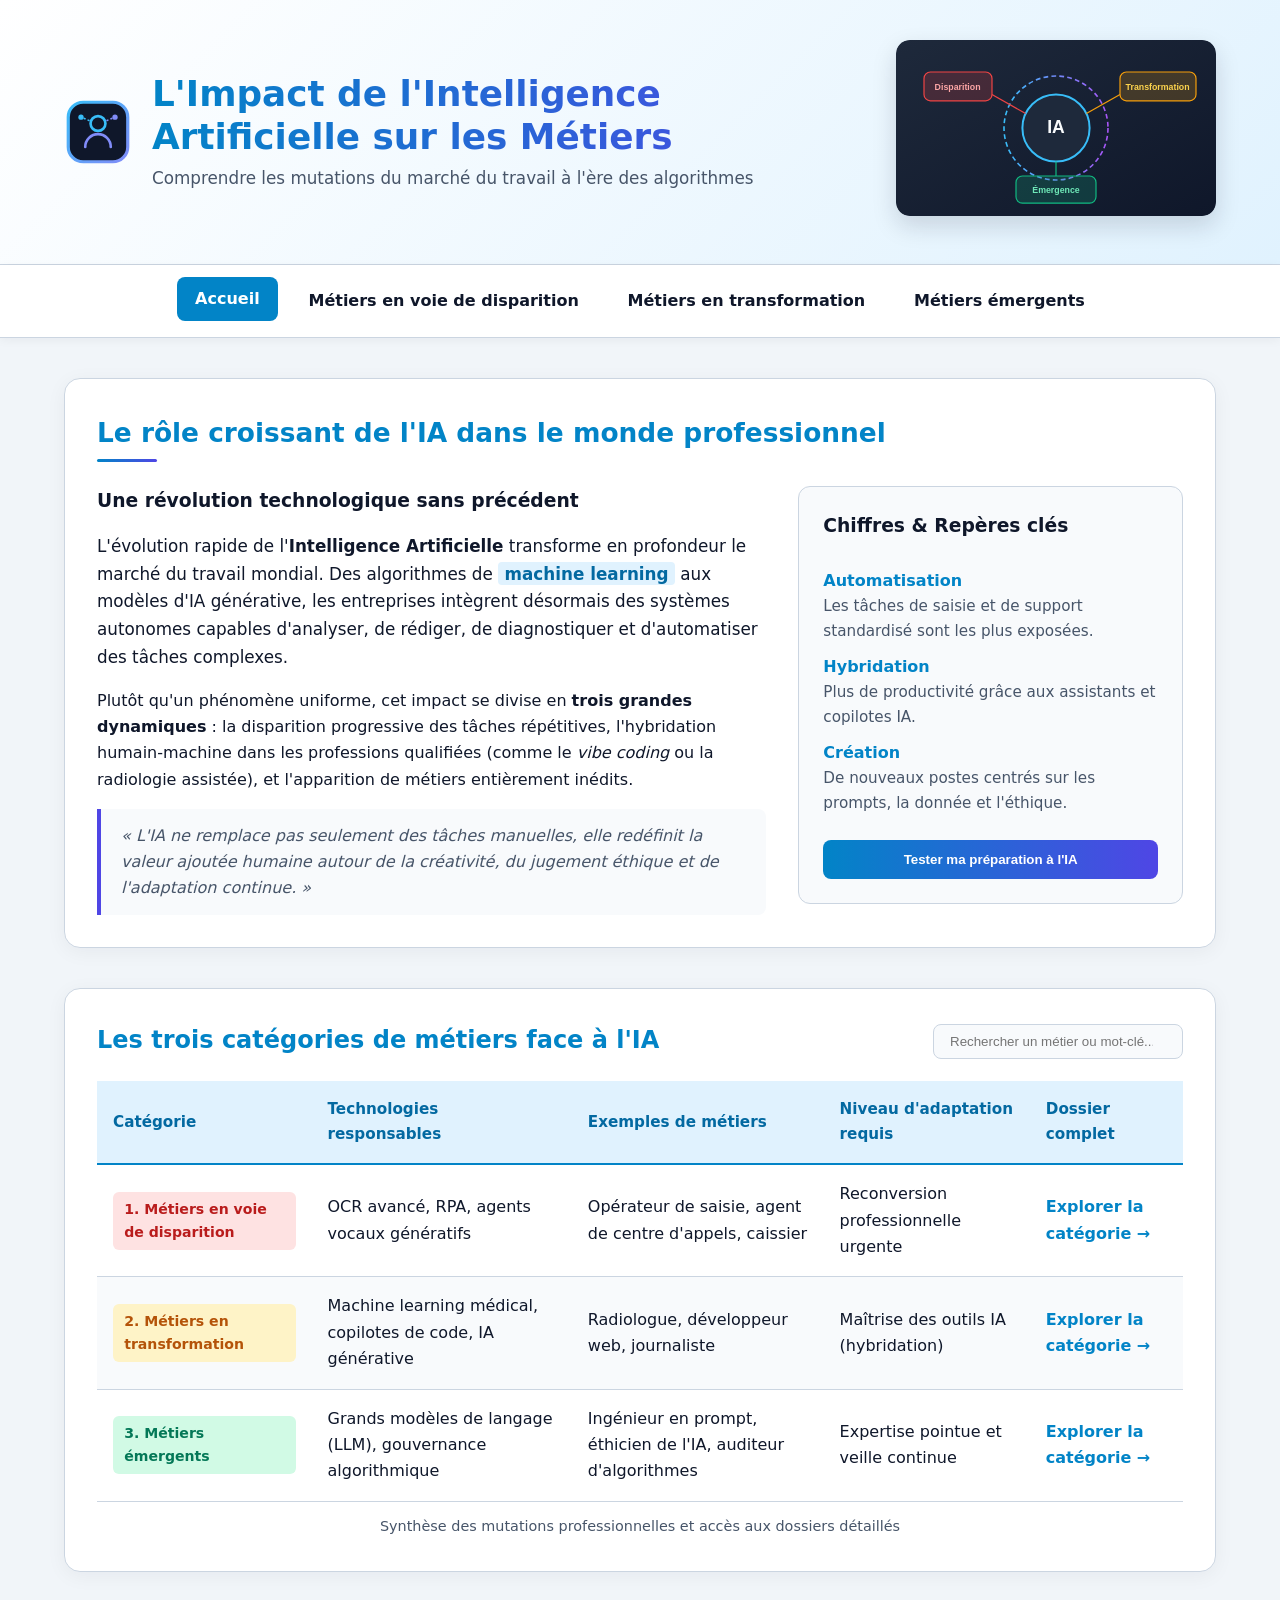
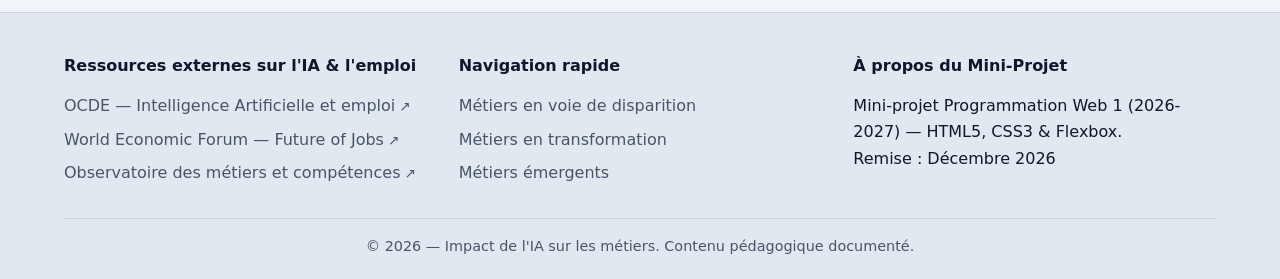
<file: index.html>
<!DOCTYPE html>
<html lang="fr">
<head>
  <meta charset="UTF-8">
  <meta name="viewport" content="width=device-width, initial-scale=1.0">
  <meta name="description" content="Site web statique sur l'impact de l'Intelligence Artificielle sur les métiers : disparition, transformation et émergence.">
  <title>IA &amp; Métiers — L'impact de l'Intelligence Artificielle sur le travail</title>
  <!-- Feuille de style dédiée exclusivement à la page principale -->
  <link rel="stylesheet" href="css/accueil.css">
  <link rel="icon" href="assets/logo.svg">
</head>
<body>

  <!-- EN-TÊTE : Bannière, Logo, Titre et Image -->
  <header id="haut-page">
    <div class="header-brand">
      <img src="assets/logo.svg" alt="Logo du site IA et Métiers" class="logo">
      <div class="header-titles">
        <h1>L'Impact de l'Intelligence Artificielle sur les Métiers</h1>
        <p class="subtitle">Comprendre les mutations du marché du travail à l'ère des algorithmes</p>
      </div>
    </div>
    <figure class="header-banner">
      <img src="assets/banner-ia.svg" alt="Schéma des trois impacts de l'IA sur les professions" class="banner-img">
    </figure>
  </header>

  <!-- MENU DE NAVIGATION PRINCIPAL -->
  <nav aria-label="Navigation principale">
    <button class="menu-toggle" id="menuToggle" aria-expanded="false" aria-label="Ouvrir le menu">
      <span></span><span></span><span></span>
    </button>
    <ul class="nav-list" id="navList">
      <li><a href="index.html" class="active">Accueil</a></li>
      <li><a href="disparition.html">Métiers en voie de disparition</a></li>
      <li><a href="transformation.html">Métiers en transformation</a></li>
      <li><a href="emergents.html">Métiers émergents</a></li>
    </ul>
  </nav>

  <!-- CONTENU PRINCIPAL -->
  <main>

    <!-- SECTION 1 : Présentation globale (Modèle <section> + <article> + <aside>) -->
    <section class="intro-section" id="presentation-globale">
      <h2>Le rôle croissant de l'IA dans le monde professionnel</h2>

      <div class="section-layout">
        <article class="intro-article">
          <h3>Une révolution technologique sans précédent</h3>
          <p>
            L'évolution rapide de l'<strong>Intelligence Artificielle</strong> transforme en profondeur
            le marché du travail mondial. Des algorithmes de <mark>machine learning</mark> aux modèles
            d'IA générative, les entreprises intègrent désormais des systèmes autonomes capables d'analyser,
            de rédiger, de diagnostiquer et d'automatiser des tâches complexes.
          </p>
          <p>
            Plutôt qu'un phénomène uniforme, cet impact se divise en <strong>trois grandes dynamiques</strong> :
            la disparition progressive des tâches répétitives, l'hybridation humain-machine dans les professions
            qualifiées (comme le <em>vibe coding</em> ou la radiologie assistée), et l'apparition de métiers
            entièrement inédits.
          </p>
          <blockquote cite="https://www.oecd.org/">
            « L'IA ne remplace pas seulement des tâches manuelles, elle redéfinit la valeur ajoutée humaine
            autour de la créativité, du jugement éthique et de l'adaptation continue. »
          </blockquote>
        </article>

        <aside class="intro-aside">
          <h3>Chiffres &amp; Repères clés</h3>
          <dl class="stats-list">
            <dt>Automatisation</dt>
            <dd>Les tâches de saisie et de support standardisé sont les plus exposées.</dd>
            <dt>Hybridation</dt>
            <dd>Plus de productivité grâce aux assistants et copilotes IA.</dd>
            <dt>Création</dt>
            <dd>De nouveaux postes centrés sur les prompts, la donnée et l'éthique.</dd>
          </dl>
          <button type="button" class="btn-modal" id="openQuizBtn">Tester ma préparation à l'IA</button>
        </aside>
      </div>
    </section>

    <!-- SECTION 2 : Tableau des trois catégories de métiers avec liens -->
    <section class="table-section" id="categories-metiers">
      <div class="section-header-row">
        <h2>Les trois catégories de métiers face à l'IA</h2>
        <div class="search-box">
          <label for="tableSearch" class="sr-only">Filtrer les catégories</label>
          <input type="search" id="tableSearch" placeholder="Rechercher un métier ou mot-clé...">
        </div>
      </div>

      <div class="table-wrapper">
        <table id="categoriesTable">
          <caption>Synthèse des mutations professionnelles et accès aux dossiers détaillés</caption>
          <thead>
            <tr>
              <th scope="col">Catégorie</th>
              <th scope="col">Technologies responsables</th>
              <th scope="col">Exemples de métiers</th>
              <th scope="col">Niveau d'adaptation requis</th>
              <th scope="col">Dossier complet</th>
            </tr>
          </thead>
          <tbody>
            <tr>
              <td data-label="Catégorie">
                <span class="badge badge-danger">1. Métiers en voie de disparition</span>
              </td>
              <td data-label="Technologies">OCR avancé, RPA, agents vocaux génératifs</td>
              <td data-label="Exemples">Opérateur de saisie, agent de centre d'appels, caissier</td>
              <td data-label="Adaptation">Reconversion professionnelle urgente</td>
              <td data-label="Dossier">
                <a href="disparition.html" class="table-link">Explorer la catégorie &rarr;</a>
              </td>
            </tr>
            <tr>
              <td data-label="Catégorie">
                <span class="badge badge-warning">2. Métiers en transformation</span>
              </td>
              <td data-label="Technologies">Machine learning médical, copilotes de code, IA générative</td>
              <td data-label="Exemples">Radiologue, développeur web, journaliste</td>
              <td data-label="Adaptation">Maîtrise des outils IA (hybridation)</td>
              <td data-label="Dossier">
                <a href="transformation.html" class="table-link">Explorer la catégorie &rarr;</a>
              </td>
            </tr>
            <tr>
              <td data-label="Catégorie">
                <span class="badge badge-success">3. Métiers émergents</span>
              </td>
              <td data-label="Technologies">Grands modèles de langage (LLM), gouvernance algorithmique</td>
              <td data-label="Exemples">Ingénieur en prompt, éthicien de l'IA, auditeur d'algorithmes</td>
              <td data-label="Adaptation">Expertise pointue et veille continue</td>
              <td data-label="Dossier">
                <a href="emergents.html" class="table-link">Explorer la catégorie &rarr;</a>
              </td>
            </tr>
          </tbody>
        </table>
      </div>
    </section>

  </main>

  <!-- PIED DE PAGE : Liens externes sur l'impact de l'IA sur les métiers -->
  <footer>
    <div class="footer-content">
      <div class="footer-col">
        <h4>Ressources externes sur l'IA &amp; l'emploi</h4>
        <ul>
          <li><a href="https://www.oecd.org/fr/themes/intelligence-artificielle.html" target="_blank" rel="noopener noreferrer">OCDE — Intelligence Artificielle et emploi</a></li>
          <li><a href="https://www.weforum.org/publications/the-future-of-jobs-report-2023/" target="_blank" rel="noopener noreferrer">World Economic Forum — Future of Jobs</a></li>
          <li><a href="https://www.francetravail.fr/" target="_blank" rel="noopener noreferrer">Observatoire des métiers et compétences</a></li>
        </ul>
      </div>
      <div class="footer-col">
        <h4>Navigation rapide</h4>
        <ul>
          <li><a href="disparition.html">Métiers en voie de disparition</a></li>
          <li><a href="transformation.html">Métiers en transformation</a></li>
          <li><a href="emergents.html">Métiers émergents</a></li>
        </ul>
      </div>
      <div class="footer-col">
        <h4>À propos du Mini-Projet</h4>
        <p>Mini-projet Programmation Web 1 (2026-2027) — HTML5, CSS3 &amp; Flexbox.</p>
        <p><time datetime="2026-12-06">Remise : Décembre 2026</time></p>
      </div>
    </div>
    <div class="footer-bottom">
      <p>&copy; 2026 — Impact de l'IA sur les métiers. Contenu pédagogique documenté.</p>
    </div>
  </footer>

  <!-- MODALE INTERACTIVE : Auto-évaluation rapide -->
  <div class="modal-overlay" id="quizModal" hidden>
    <div class="modal-box" role="dialog" aria-modal="true" aria-labelledby="modalTitle">
      <button type="button" class="modal-close" id="closeQuizBtn" aria-label="Fermer">&times;</button>
      <h3 id="modalTitle">Évaluez votre profil face à l'IA</h3>
      <form id="quizForm">
        <p>Quel aspect caractérise le mieux votre activité ou projet professionnel ?</p>
        <label><input type="radio" name="profil" value="repetitif" required> Tâches répétitives, saisie ou traitement standardisé</label>
        <label><input type="radio" name="profil" value="hybride"> Conception, analyse, médecine ou développement assisté</label>
        <label><input type="radio" name="profil" value="innovant"> Gouvernance, création de prompts ou audit de systèmes IA</label>
        <button type="submit" class="btn-submit">Voir la recommandation</button>
      </form>
      <div id="quizResult" class="quiz-result" aria-live="polite"></div>
    </div>
  </div>

  <button type="button" id="scrollTopBtn" class="scroll-top" aria-label="Remonter en haut">&uarr;</button>

  <script src="js/script.js"></script>
</body>
</html>
</file>
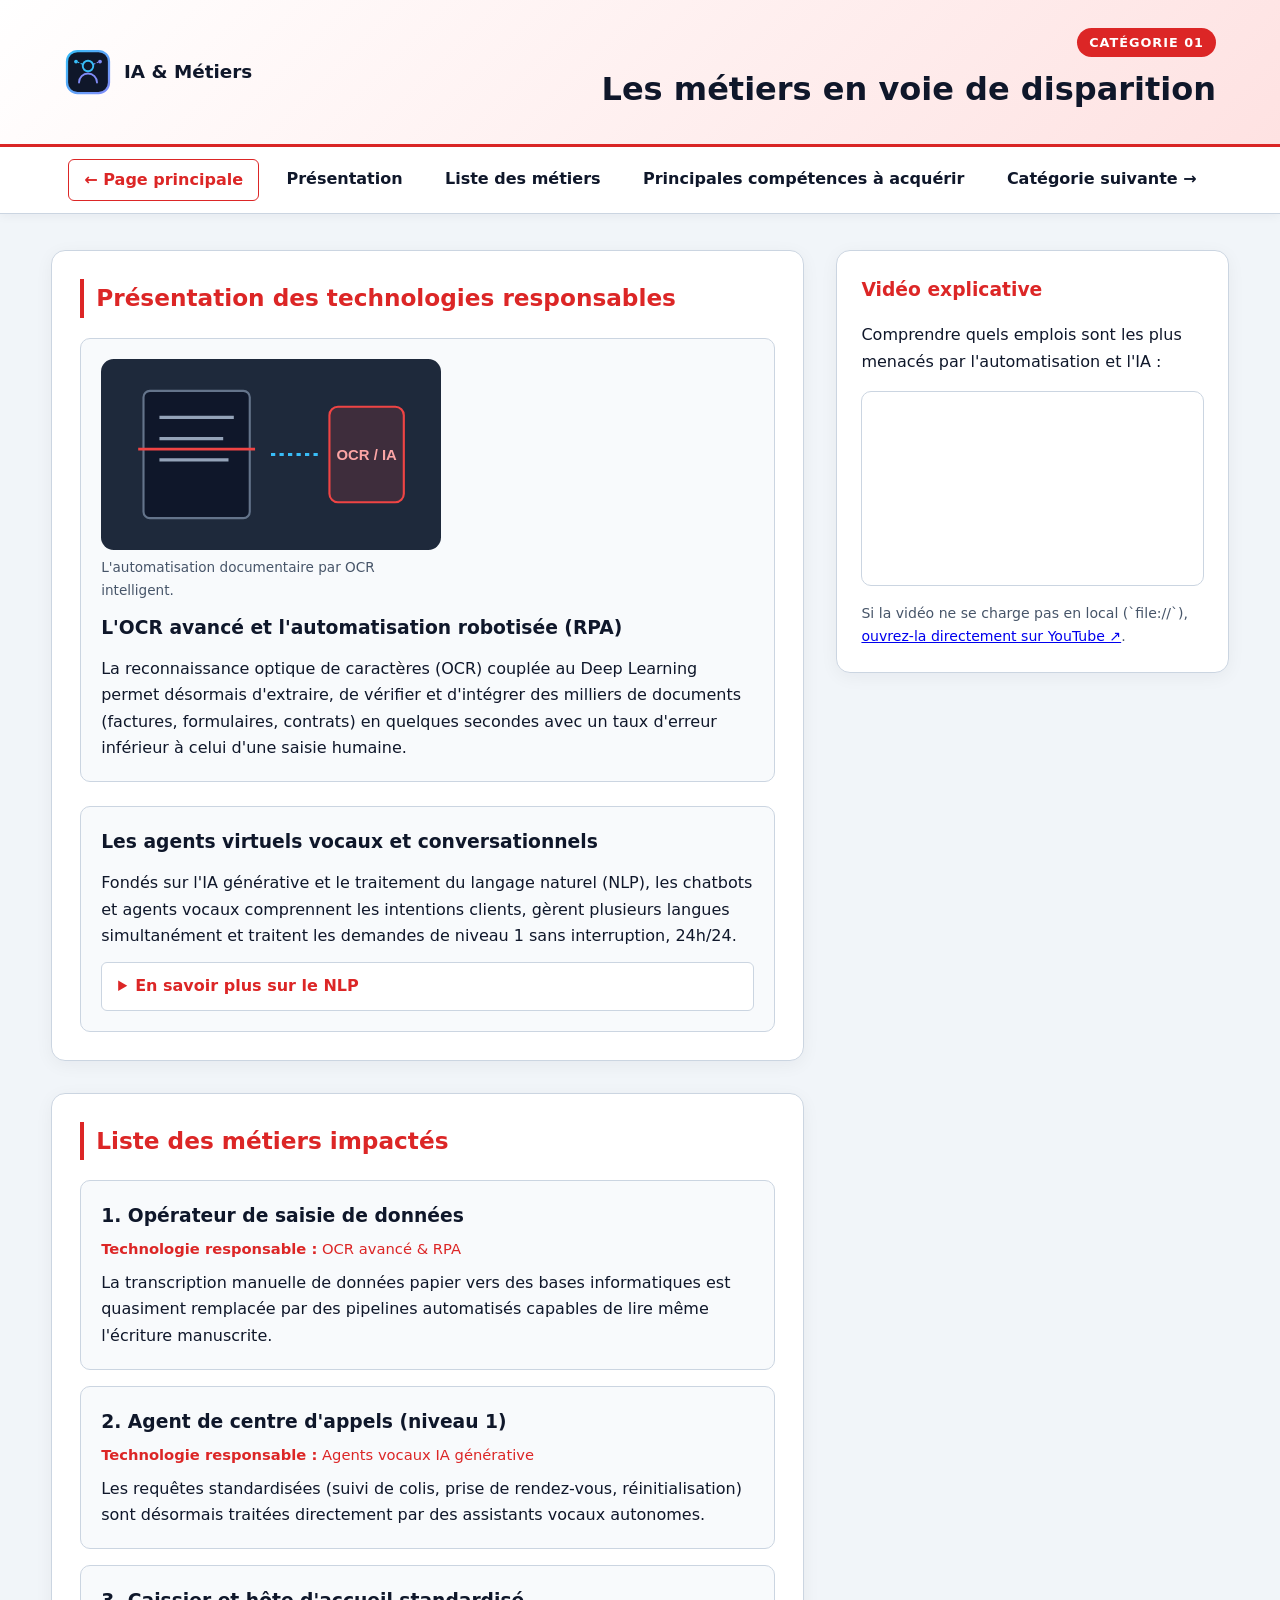
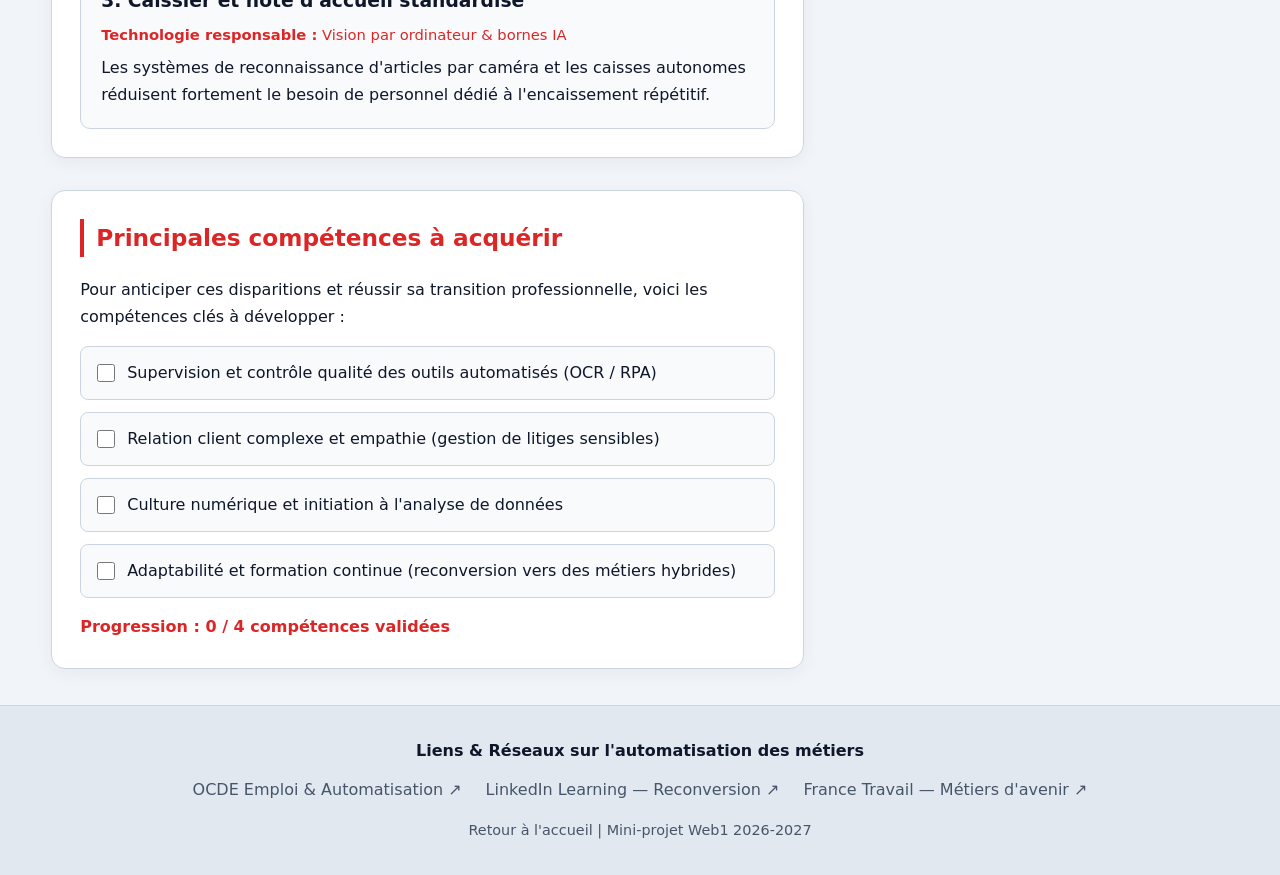
<file: disparition.html>
<!DOCTYPE html>
<html lang="fr">
<head>
  <meta charset="UTF-8">
  <meta name="viewport" content="width=device-width, initial-scale=1.0">
  <title>Métiers en voie de disparition — IA &amp; Métiers</title>
  <!-- Feuille de style commune aux pages de catégories -->
  <link rel="stylesheet" href="css/categories.css">
  <link rel="icon" href="assets/logo.svg">
</head>
<body class="theme-disparition">

  <header>
    <div class="header-inner">
      <a href="index.html" class="brand-link">
        <img src="assets/logo.svg" alt="Logo IA & Métiers" class="logo">
        <span>IA &amp; Métiers</span>
      </a>
      <div class="page-title-group">
        <span class="category-tag">Catégorie 01</span>
        <h1>Les métiers en voie de disparition</h1>
      </div>
    </div>
  </header>

  <!-- Menu d'accès direct aux sections + retour à l'accueil -->
  <nav aria-label="Navigation de la page">
    <button class="menu-toggle" id="menuToggle" aria-expanded="false" aria-label="Menu">
      <span></span><span></span><span></span>
    </button>
    <ul class="nav-list" id="navList">
      <li><a href="index.html" class="home-link">&larr; Page principale</a></li>
      <li><a href="#presentation">Présentation</a></li>
      <li><a href="#metiers">Liste des métiers</a></li>
      <li><a href="#competences">Principales compétences à acquérir</a></li>
      <li><a href="transformation.html">Catégorie suivante &rarr;</a></li>
    </ul>
  </nav>

  <div class="page-container">
    <main>

      <!-- SECTION 1 : Présentation (2+ articles sur les technologies) -->
      <section id="presentation">
        <h2>Présentation des technologies responsables</h2>
        <div class="articles-grid">
          <article class="tech-article">
            <figure class="article-figure">
              <img src="assets/tech-ocr.svg" alt="Reconnaissance optique de caractères et automatisation" class="zoom-img">
              <figcaption>L'automatisation documentaire par OCR intelligent.</figcaption>
            </figure>
            <h3>L'OCR avancé et l'automatisation robotisée (RPA)</h3>
            <p>
              La reconnaissance optique de caractères (OCR) couplée au Deep Learning permet désormais
              d'extraire, de vérifier et d'intégrer des milliers de documents (factures, formulaires, contrats)
              en quelques secondes avec un taux d'erreur inférieur à celui d'une saisie humaine.
            </p>
          </article>

          <article class="tech-article">
            <h3>Les agents virtuels vocaux et conversationnels</h3>
            <p>
              Fondés sur l'IA générative et le traitement du langage naturel (NLP), les chatbots et
              agents vocaux comprennent les intentions clients, gèrent plusieurs langues simultanément
              et traitent les demandes de niveau 1 sans interruption, 24h/24.
            </p>
            <details>
              <summary>En savoir plus sur le NLP</summary>
              <p>Le Natural Language Processing permet aux machines de synthétiser une voix humaine fluide et d'accéder instantanément aux bases de connaissances.</p>
            </details>
          </article>
        </div>
      </section>

      <!-- SECTION 2 : Liste des métiers (au moins 3 métiers) -->
      <section id="metiers">
        <h2>Liste des métiers impactés</h2>
        <div class="jobs-list">
          <article class="job-card">
            <h3>1. Opérateur de saisie de données</h3>
            <p class="job-tech"><strong>Technologie responsable :</strong> OCR avancé &amp; RPA</p>
            <p>
              La transcription manuelle de données papier vers des bases informatiques est quasiment
              remplacée par des pipelines automatisés capables de lire même l'écriture manuscrite.
            </p>
          </article>

          <article class="job-card">
            <h3>2. Agent de centre d'appels (niveau 1)</h3>
            <p class="job-tech"><strong>Technologie responsable :</strong> Agents vocaux IA générative</p>
            <p>
              Les requêtes standardisées (suivi de colis, prise de rendez-vous, réinitialisation) sont
              désormais traitées directement par des assistants vocaux autonomes.
            </p>
          </article>

          <article class="job-card">
            <h3>3. Caissier et hôte d'accueil standardisé</h3>
            <p class="job-tech"><strong>Technologie responsable :</strong> Vision par ordinateur &amp; bornes IA</p>
            <p>
              Les systèmes de reconnaissance d'articles par caméra et les caisses autonomes réduisent
              fortement le besoin de personnel dédié à l'encaissement répétitif.
            </p>
          </article>
        </div>
      </section>

      <!-- SECTION 3 : Principales compétences à acquérir -->
      <section id="competences">
        <h2>Principales compétences à acquérir</h2>
        <p class="section-intro">
          Pour anticiper ces disparitions et réussir sa transition professionnelle, voici les compétences clés à développer :
        </p>
        <ul class="skills-checklist" data-category="disparition">
          <li>
            <label><input type="checkbox" value="d1"> Supervision et contrôle qualité des outils automatisés (OCR / RPA)</label>
          </li>
          <li>
            <label><input type="checkbox" value="d2"> Relation client complexe et empathie (gestion de litiges sensibles)</label>
          </li>
          <li>
            <label><input type="checkbox" value="d3"> Culture numérique et initiation à l'analyse de données</label>
          </li>
          <li>
            <label><input type="checkbox" value="d4"> Adaptabilité et formation continue (reconversion vers des métiers hybrides)</label>
          </li>
        </ul>
        <p class="progress-indicator" id="skillProgress">Progression : 0 / 4 compétences validées</p>
      </section>

    </main>

    <!-- ASIDE : Iframe vidéo YouTube sur la catégorie -->
    <aside class="video-aside">
      <h3>Vidéo explicative</h3>
      <p>Comprendre quels emplois sont les plus menacés par l'automatisation et l'IA :</p>
      <div class="video-wrapper">
        <iframe
          src="https://www.youtube.com/embed/SiZx19Hu1mI?si=fyNF_5JlHL9aJ7vb"
          title="L'intelligence artificielle et l'avenir du travail"
          referrerpolicy="strict-origin-when-cross-origin"
          allow="accelerometer; autoplay; clipboard-write; encrypted-media; gyroscope; picture-in-picture"
          allowfullscreen>
        </iframe>
      </div>
      <p class="aside-note">
        Si la vidéo ne se charge pas en local (`file://`), 
        <a href="https://www.youtube.com/embed/SiZx19Hu1mI?si=fyNF_5JlHL9aJ7vb" target="_blank" rel="noopener noreferrer">ouvrez-la directement sur YouTube ↗</a>.
      </p>
    </aside>
  </div>

  <footer>
    <div class="footer-links">
      <h4>Liens &amp; Réseaux sur l'automatisation des métiers</h4>
      <ul>
        <li><a href="https://www.oecd.org/fr/emploi/" target="_blank" rel="noopener noreferrer">OCDE Emploi &amp; Automatisation</a></li>
        <li><a href="https://www.linkedin.com/learning/" target="_blank" rel="noopener noreferrer">LinkedIn Learning — Reconversion</a></li>
        <li><a href="https://www.francetravail.fr/" target="_blank" rel="noopener noreferrer">France Travail — Métiers d'avenir</a></li>
      </ul>
    </div>
    <p class="footer-copy"><a href="index.html">Retour à l'accueil</a> | Mini-projet Web1 2026-2027</p>
  </footer>

  <script src="js/script.js"></script>
</body>
</html>
</file>
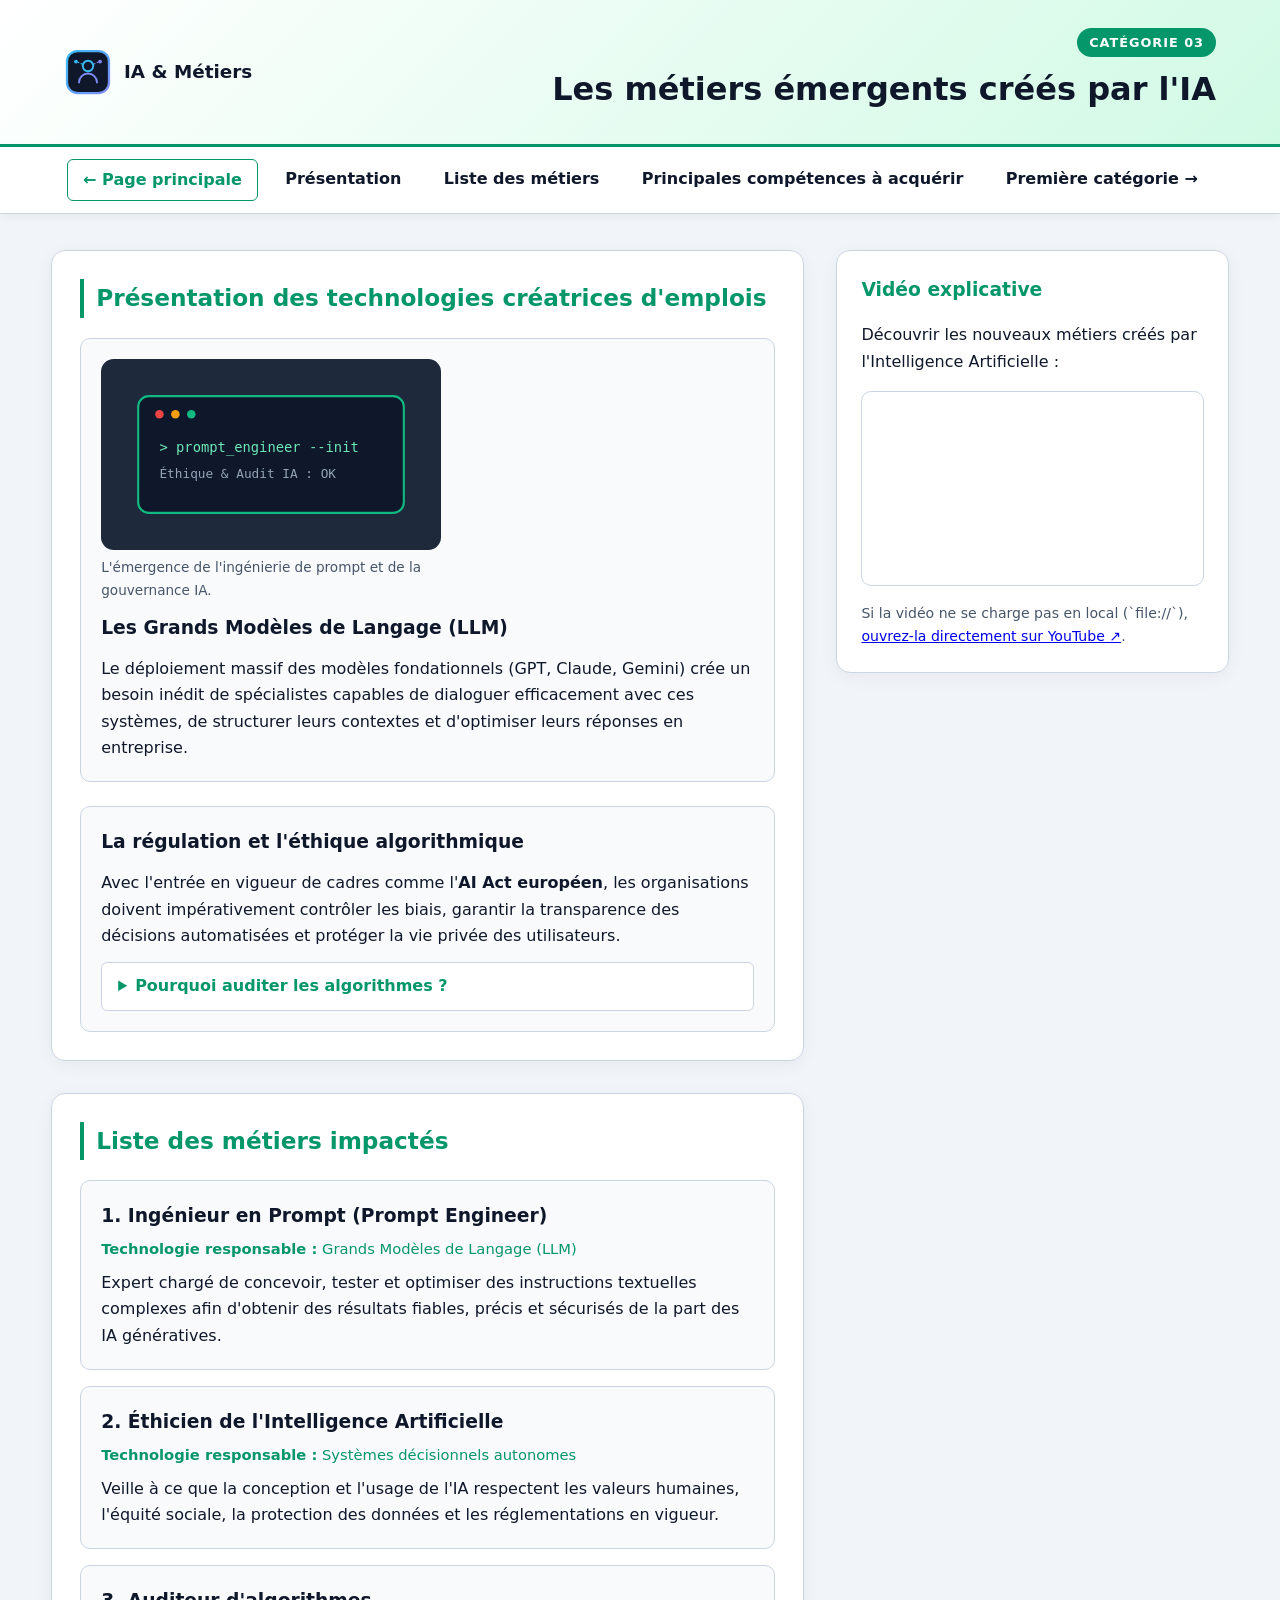
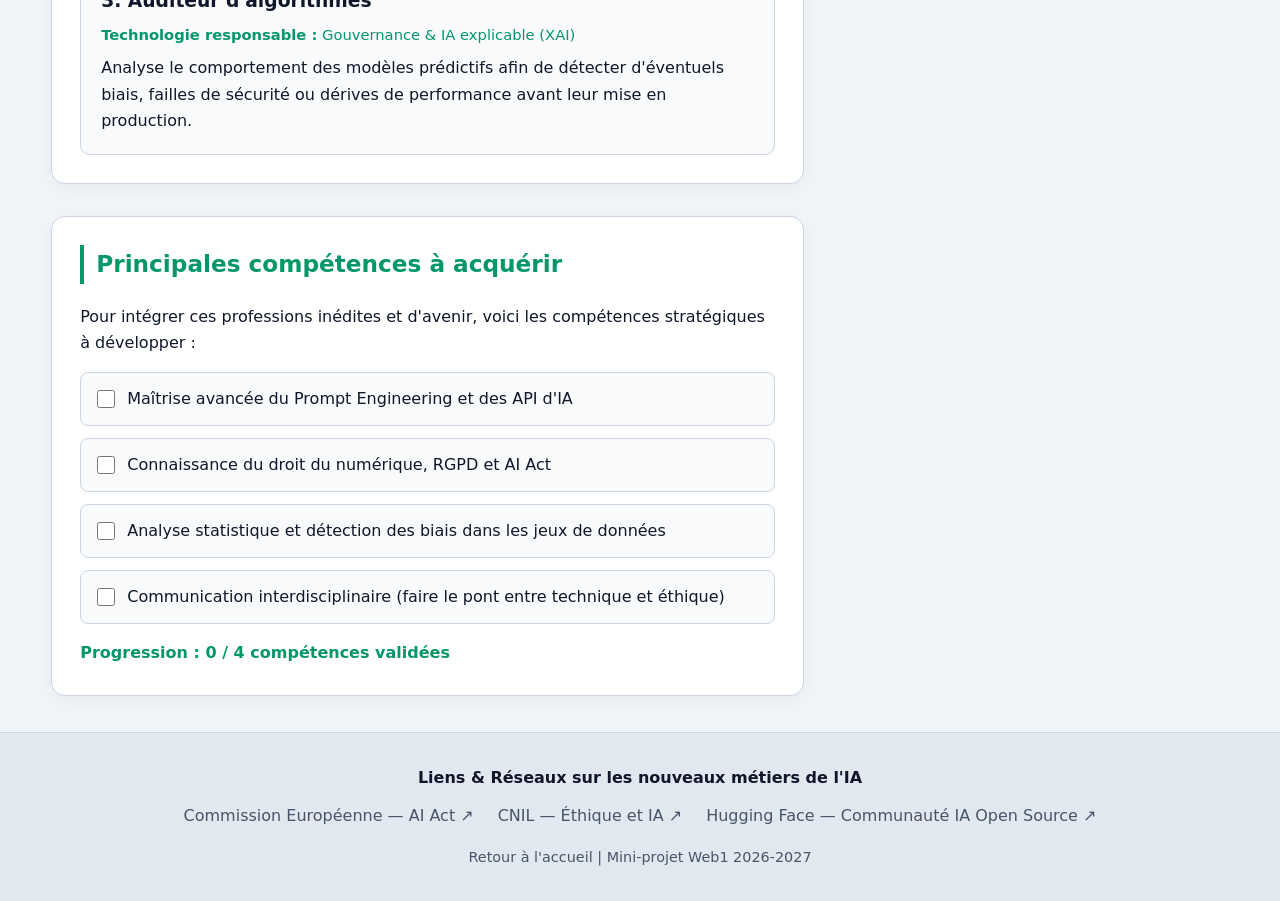
<file: emergents.html>
<!DOCTYPE html>
<html lang="fr">
<head>
  <meta charset="UTF-8">
  <meta name="viewport" content="width=device-width, initial-scale=1.0">
  <title>Métiers émergents — IA &amp; Métiers</title>
  <link rel="stylesheet" href="css/categories.css">
  <link rel="icon" href="assets/logo.svg">
</head>
<body class="theme-emergents">

  <header>
    <div class="header-inner">
      <a href="index.html" class="brand-link">
        <img src="assets/logo.svg" alt="Logo IA & Métiers" class="logo">
        <span>IA &amp; Métiers</span>
      </a>
      <div class="page-title-group">
        <span class="category-tag">Catégorie 03</span>
        <h1>Les métiers émergents créés par l'IA</h1>
      </div>
    </div>
  </header>

  <nav aria-label="Navigation de la page">
    <button class="menu-toggle" id="menuToggle" aria-expanded="false" aria-label="Menu">
      <span></span><span></span><span></span>
    </button>
    <ul class="nav-list" id="navList">
      <li><a href="index.html" class="home-link">&larr; Page principale</a></li>
      <li><a href="#presentation">Présentation</a></li>
      <li><a href="#metiers">Liste des métiers</a></li>
      <li><a href="#competences">Principales compétences à acquérir</a></li>
      <li><a href="disparition.html">Première catégorie &rarr;</a></li>
    </ul>
  </nav>

  <div class="page-container">
    <main>

      <!-- SECTION 1 : Présentation -->
      <section id="presentation">
        <h2>Présentation des technologies créatrices d'emplois</h2>
        <div class="articles-grid">
          <article class="tech-article">
            <figure class="article-figure">
              <img src="assets/tech-prompt.svg" alt="Terminal d'ingénierie de prompt et audit IA" class="zoom-img">
              <figcaption>L'émergence de l'ingénierie de prompt et de la gouvernance IA.</figcaption>
            </figure>
            <h3>Les Grands Modèles de Langage (LLM)</h3>
            <p>
              Le déploiement massif des modèles fondationnels (GPT, Claude, Gemini) crée un besoin
              inédit de spécialistes capables de dialoguer efficacement avec ces systèmes, de structurer
              leurs contextes et d'optimiser leurs réponses en entreprise.
            </p>
          </article>

          <article class="tech-article">
            <h3>La régulation et l'éthique algorithmique</h3>
            <p>
              Avec l'entrée en vigueur de cadres comme l'<strong>AI Act européen</strong>, les organisations
              doivent impérativement contrôler les biais, garantir la transparence des décisions automatisées
              et protéger la vie privée des utilisateurs.
            </p>
            <details>
              <summary>Pourquoi auditer les algorithmes ?</summary>
              <p>Un algorithme entraîné sur des données biaisées peut reproduire des discriminations. L'audit garantit l'équité et la conformité légale.</p>
            </details>
          </article>
        </div>
      </section>

      <!-- SECTION 2 : Liste des métiers -->
      <section id="metiers">
        <h2>Liste des métiers impactés</h2>
        <div class="jobs-list">
          <article class="job-card">
            <h3>1. Ingénieur en Prompt (Prompt Engineer)</h3>
            <p class="job-tech"><strong>Technologie responsable :</strong> Grands Modèles de Langage (LLM)</p>
            <p>
              Expert chargé de concevoir, tester et optimiser des instructions textuelles complexes
              afin d'obtenir des résultats fiables, précis et sécurisés de la part des IA génératives.
            </p>
          </article>

          <article class="job-card">
            <h3>2. Éthicien de l'Intelligence Artificielle</h3>
            <p class="job-tech"><strong>Technologie responsable :</strong> Systèmes décisionnels autonomes</p>
            <p>
              Veille à ce que la conception et l'usage de l'IA respectent les valeurs humaines,
              l'équité sociale, la protection des données et les réglementations en vigueur.
            </p>
          </article>

          <article class="job-card">
            <h3>3. Auditeur d'algorithmes</h3>
            <p class="job-tech"><strong>Technologie responsable :</strong> Gouvernance &amp; IA explicable (XAI)</p>
            <p>
              Analyse le comportement des modèles prédictifs afin de détecter d'éventuels biais,
              failles de sécurité ou dérives de performance avant leur mise en production.
            </p>
          </article>
        </div>
      </section>

      <!-- SECTION 3 : Principales compétences à acquérir -->
      <section id="competences">
        <h2>Principales compétences à acquérir</h2>
        <p class="section-intro">
          Pour intégrer ces professions inédites et d'avenir, voici les compétences stratégiques à développer :
        </p>
        <ul class="skills-checklist" data-category="emergents">
          <li>
            <label><input type="checkbox" value="e1"> Maîtrise avancée du Prompt Engineering et des API d'IA</label>
          </li>
          <li>
            <label><input type="checkbox" value="e2"> Connaissance du droit du numérique, RGPD et AI Act</label>
          </li>
          <li>
            <label><input type="checkbox" value="e3"> Analyse statistique et détection des biais dans les jeux de données</label>
          </li>
          <li>
            <label><input type="checkbox" value="e4"> Communication interdisciplinaire (faire le pont entre technique et éthique)</label>
          </li>
        </ul>
        <p class="progress-indicator" id="skillProgress">Progression : 0 / 4 compétences validées</p>
      </section>

    </main>

    <aside class="video-aside">
      <h3>Vidéo explicative</h3>
      <p>Découvrir les nouveaux métiers créés par l'Intelligence Artificielle :</p>
      <div class="video-wrapper">
        <iframe
          src="https://www.youtube.com/embed/1PEgDy7wGMM?si=veE_fdowg9b4BqzW"
          title="Introduction à l'Intelligence Artificielle et aux nouveaux métiers"
          referrerpolicy="strict-origin-when-cross-origin"
          allow="accelerometer; autoplay; clipboard-write; encrypted-media; gyroscope; picture-in-picture"
          allowfullscreen>
        </iframe>
      </div>
      <p class="aside-note">
        Si la vidéo ne se charge pas en local (`file://`), 
        <a href="https://www.youtube.com/embed/1PEgDy7wGMM?si=veE_fdowg9b4BqzW">ouvrez-la directement sur YouTube ↗</a>.
      </p>
    </aside>
  </div>

  <footer>
    <div class="footer-links">
      <h4>Liens &amp; Réseaux sur les nouveaux métiers de l'IA</h4>
      <ul>
        <li><a href="https://digital-strategy.ec.europa.eu/fr/policies/regulatory-framework-ai" target="_blank" rel="noopener noreferrer">Commission Européenne — AI Act</a></li>
        <li><a href="https://www.cnil.fr/fr/intelligence-artificielle" target="_blank" rel="noopener noreferrer">CNIL — Éthique et IA</a></li>
        <li><a href="https://huggingface.co/" target="_blank" rel="noopener noreferrer">Hugging Face — Communauté IA Open Source</a></li>
      </ul>
    </div>
    <p class="footer-copy"><a href="index.html">Retour à l'accueil</a> | Mini-projet Web1 2026-2027</p>
  </footer>

  <script src="js/script.js"></script>
</body>
</html>
</file>
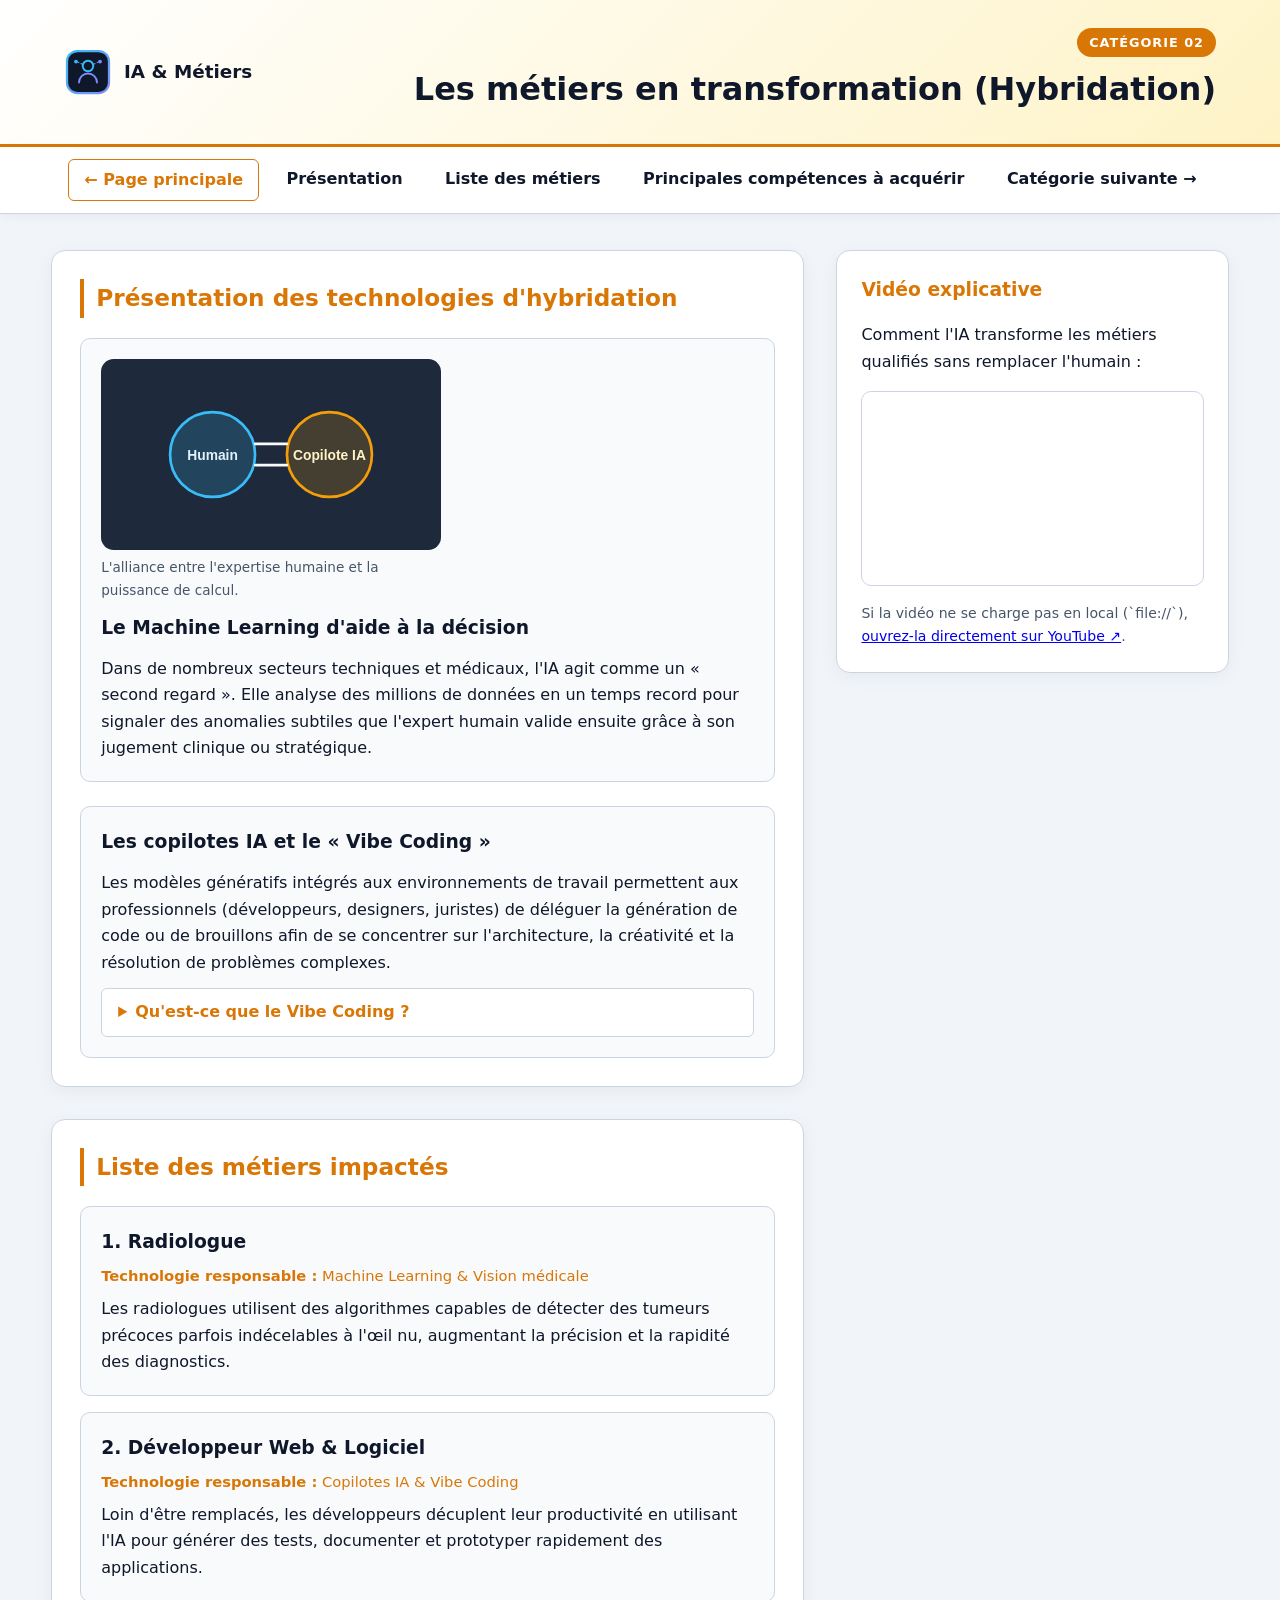
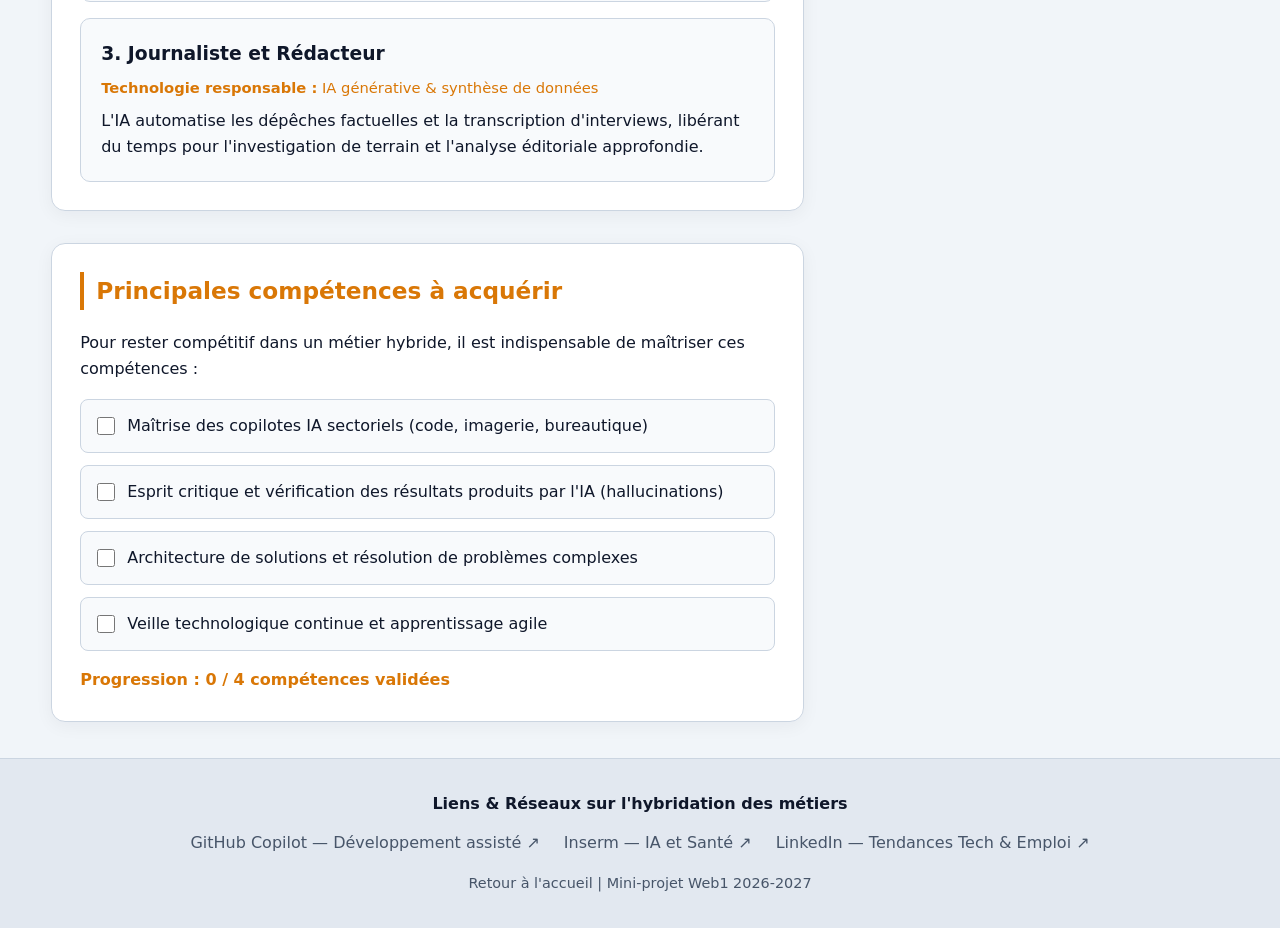
<file: transformation.html>
<!DOCTYPE html>
<html lang="fr">
<head>
  <meta charset="UTF-8">
  <meta name="viewport" content="width=device-width, initial-scale=1.0">
  <title>Métiers en transformation — IA &amp; Métiers</title>
  <link rel="stylesheet" href="css/categories.css">
  <link rel="icon" href="assets/logo.svg">
</head>
<body class="theme-transformation">

  <header>
    <div class="header-inner">
      <a href="index.html" class="brand-link">
        <img src="assets/logo.svg" alt="Logo IA & Métiers" class="logo">
        <span>IA &amp; Métiers</span>
      </a>
      <div class="page-title-group">
        <span class="category-tag">Catégorie 02</span>
        <h1>Les métiers en transformation (Hybridation)</h1>
      </div>
    </div>
  </header>

  <nav aria-label="Navigation de la page">
    <button class="menu-toggle" id="menuToggle" aria-expanded="false" aria-label="Menu">
      <span></span><span></span><span></span>
    </button>
    <ul class="nav-list" id="navList">
      <li><a href="index.html" class="home-link">&larr; Page principale</a></li>
      <li><a href="#presentation">Présentation</a></li>
      <li><a href="#metiers">Liste des métiers</a></li>
      <li><a href="#competences">Principales compétences à acquérir</a></li>
      <li><a href="emergents.html">Catégorie suivante &rarr;</a></li>
    </ul>
  </nav>

  <div class="page-container">
    <main>

      <!-- SECTION 1 : Présentation -->
      <section id="presentation">
        <h2>Présentation des technologies d'hybridation</h2>
        <div class="articles-grid">
          <article class="tech-article">
            <figure class="article-figure">
              <img src="assets/tech-hybrid.svg" alt="Collaboration entre l'humain et l'IA" class="zoom-img">
              <figcaption>L'alliance entre l'expertise humaine et la puissance de calcul.</figcaption>
            </figure>
            <h3>Le Machine Learning d'aide à la décision</h3>
            <p>
              Dans de nombreux secteurs techniques et médicaux, l'IA agit comme un « second regard ».
              Elle analyse des millions de données en un temps record pour signaler des anomalies subtiles
              que l'expert humain valide ensuite grâce à son jugement clinique ou stratégique.
            </p>
          </article>

          <article class="tech-article">
            <h3>Les copilotes IA et le « Vibe Coding »</h3>
            <p>
              Les modèles génératifs intégrés aux environnements de travail permettent aux professionnels
              (développeurs, designers, juristes) de déléguer la génération de code ou de brouillons
              afin de se concentrer sur l'architecture, la créativité et la résolution de problèmes complexes.
            </p>
            <details>
              <summary>Qu'est-ce que le Vibe Coding ?</summary>
              <p>Une approche moderne du développement où le programmeur guide l'IA par des instructions précises en langage naturel, tout en gardant le contrôle sur la qualité et la sécurité du code.</p>
            </details>
          </article>
        </div>
      </section>

      <!-- SECTION 2 : Liste des métiers -->
      <section id="metiers">
        <h2>Liste des métiers impactés</h2>
        <div class="jobs-list">
          <article class="job-card">
            <h3>1. Radiologue</h3>
            <p class="job-tech"><strong>Technologie responsable :</strong> Machine Learning &amp; Vision médicale</p>
            <p>
              Les radiologues utilisent des algorithmes capables de détecter des tumeurs précoces
              parfois indécelables à l'œil nu, augmentant la précision et la rapidité des diagnostics.
            </p>
          </article>

          <article class="job-card">
            <h3>2. Développeur Web &amp; Logiciel</h3>
            <p class="job-tech"><strong>Technologie responsable :</strong> Copilotes IA &amp; Vibe Coding</p>
            <p>
              Loin d'être remplacés, les développeurs décuplent leur productivité en utilisant l'IA
              pour générer des tests, documenter et prototyper rapidement des applications.
            </p>
          </article>

          <article class="job-card">
            <h3>3. Journaliste et Rédacteur</h3>
            <p class="job-tech"><strong>Technologie responsable :</strong> IA générative &amp; synthèse de données</p>
            <p>
              L'IA automatise les dépêches factuelles et la transcription d'interviews, libérant
              du temps pour l'investigation de terrain et l'analyse éditoriale approfondie.
            </p>
          </article>
        </div>
      </section>

      <!-- SECTION 3 : Principales compétences à acquérir -->
      <section id="competences">
        <h2>Principales compétences à acquérir</h2>
        <p class="section-intro">
          Pour rester compétitif dans un métier hybride, il est indispensable de maîtriser ces compétences :
        </p>
        <ul class="skills-checklist" data-category="transformation">
          <li>
            <label><input type="checkbox" value="t1"> Maîtrise des copilotes IA sectoriels (code, imagerie, bureautique)</label>
          </li>
          <li>
            <label><input type="checkbox" value="t2"> Esprit critique et vérification des résultats produits par l'IA (hallucinations)</label>
          </li>
          <li>
            <label><input type="checkbox" value="t3"> Architecture de solutions et résolution de problèmes complexes</label>
          </li>
          <li>
            <label><input type="checkbox" value="t4"> Veille technologique continue et apprentissage agile</label>
          </li>
        </ul>
        <p class="progress-indicator" id="skillProgress">Progression : 0 / 4 compétences validées</p>
      </section>

    </main>

    <aside class="video-aside">
      <h3>Vidéo explicative</h3>
      <p>Comment l'IA transforme les métiers qualifiés sans remplacer l'humain :</p>
      <div class="video-wrapper">
        <iframe
          src="https://www.youtube-nocookie.com/embed/aircAruvnKk"
          title="Comment fonctionnent les réseaux de neurones et l'IA"
          referrerpolicy="strict-origin-when-cross-origin"
          allow="accelerometer; autoplay; clipboard-write; encrypted-media; gyroscope; picture-in-picture"
          allowfullscreen>
        </iframe>
      </div>
      <p class="aside-note">
        Si la vidéo ne se charge pas en local (`file://`), 
        <a href="https://www.youtube.com/watch?v=aircAruvnKk" target="_blank" rel="noopener noreferrer">ouvrez-la directement sur YouTube ↗</a>.
      </p>
    </aside>
  </div>

  <footer>
    <div class="footer-links">
      <h4>Liens &amp; Réseaux sur l'hybridation des métiers</h4>
      <ul>
        <li><a href="https://github.com/features/copilot" target="_blank" rel="noopener noreferrer">GitHub Copilot — Développement assisté</a></li>
        <li><a href="https://www.inserm.fr/dossier/intelligence-artificielle-et-sante/" target="_blank" rel="noopener noreferrer">Inserm — IA et Santé</a></li>
        <li><a href="https://www.linkedin.com/" target="_blank" rel="noopener noreferrer">LinkedIn — Tendances Tech &amp; Emploi</a></li>
      </ul>
    </div>
    <p class="footer-copy"><a href="index.html">Retour à l'accueil</a> | Mini-projet Web1 2026-2027</p>
  </footer>

  <script src="js/script.js"></script>
</body>
</html>
</file>
<file: css/accueil.css>
/* ==========================================================================
   FEUILLE DE STYLE 1 : PAGE PRINCIPALE (index.html) — THÈME CLAIR
   Respecte : Flexbox obligatoire, sélecteurs complexes, animations, media queries
   ========================================================================== */

:root {
  --bg-light: #f1f5f9;
  --bg-card: #ffffff;
  --bg-soft: #f8fafc;
  --text-main: #0f172a;
  --text-muted: #475569;
  --primary: #0284c7;
  --secondary: #4f46e5;
  --danger: #dc2626;
  --warning: #d97706;
  --success: #059669;
  --border-color: #cbd5e1;
}

* {
  box-sizing: border-box;
  margin: 0;
  padding: 0;
}

html {
  scroll-behavior: smooth;
}

body {
  font-family: 'Segoe UI', system-ui, -apple-system, sans-serif;
  background-color: var(--bg-light);
  color: var(--text-main);
  line-height: 1.65;
  display: flex;
  flex-direction: column;
  min-height: 100vh;
}

/* --- ANIMATIONS KEYFRAMES --- */
@keyframes fadeInUp {
  from {
    opacity: 0;
    transform: translateY(20px);
  }
  to {
    opacity: 1;
    transform: translateY(0);
  }
}

@keyframes floatBanner {
  0%, 100% { transform: translateY(0); }
  50% { transform: translateY(-6px); }
}

/* --- HEADER (Flexbox) --- */
header {
  display: flex;
  justify-content: space-between;
  align-items: center;
  gap: 2rem;
  padding: 2.5rem 5%;
  background: linear-gradient(135deg, #ffffff 0%, #e0f2fe 100%);
  border-bottom: 1px solid var(--border-color);
}

.header-brand {
  display: flex;
  align-items: center;
  gap: 1.25rem;
  flex: 1;
}

.logo {
  width: 68px;
  height: 68px;
  transition: transform 0.4s ease;
}

.logo:hover {
  transform: rotate(10deg) scale(1.08);
}

.header-titles h1 {
  font-size: clamp(1.5rem, 2.8vw, 2.3rem);
  background: linear-gradient(90deg, var(--primary), var(--secondary));
  -webkit-background-clip: text;
  -webkit-text-fill-color: transparent;
  line-height: 1.2;
}

.header-titles .subtitle {
  color: var(--text-muted);
  margin-top: 0.4rem;
  font-size: 1.05rem;
}

.header-banner {
  flex-shrink: 0;
}

.banner-img {
  width: 320px;
  max-width: 100%;
  border-radius: 14px;
  box-shadow: 0 10px 25px rgba(15, 23, 42, 0.15);
  animation: floatBanner 4.5s ease-in-out infinite;
  transition: transform 0.35s ease;
}

.banner-img:hover {
  transform: scale(1.05);
}

/* --- NAVIGATION (Flexbox & sélecteurs descendants) --- */
nav {
  background-color: rgba(255, 255, 255, 0.95);
  backdrop-filter: blur(8px);
  border-bottom: 1px solid var(--border-color);
  box-shadow: 0 2px 10px rgba(15, 23, 42, 0.05);
  position: sticky;
  top: 0;
  z-index: 100;
  padding: 0 5%;
  display: flex;
  justify-content: center;
  align-items: center;
}

nav > ul.nav-list {
  list-style: none;
  display: flex;
  flex-wrap: wrap;
  gap: 0.75rem;
  padding: 0.85rem 0;
}

nav ul li a {
  display: inline-block;
  text-decoration: none;
  color: var(--text-main);
  font-weight: 600;
  padding: 0.55rem 1.15rem;
  border-radius: 8px;
  transition: background-color 0.25s ease, color 0.25s ease, transform 0.2s ease;
}

nav ul li a:hover,
nav ul li a.active {
  background-color: var(--primary);
  color: #ffffff;
  transform: translateY(-2px);
}

.menu-toggle {
  display: none;
  flex-direction: column;
  gap: 5px;
  background: transparent;
  border: none;
  cursor: pointer;
  padding: 0.75rem;
}

.menu-toggle span {
  width: 26px;
  height: 3px;
  background-color: var(--text-main);
  border-radius: 2px;
}

/* --- MAIN & SECTIONS (Flexbox) --- */
main {
  flex: 1;
  width: 90%;
  max-width: 1200px;
  margin: 2.5rem auto;
  display: flex;
  flex-direction: column;
  gap: 2.5rem;
}

section {
  background-color: var(--bg-card);
  border: 1px solid var(--border-color);
  border-radius: 16px;
  padding: 2rem;
  box-shadow: 0 4px 20px rgba(15, 23, 42, 0.05);
  animation: fadeInUp 0.6s ease both;
}

section > h2 {
  font-size: 1.65rem;
  color: var(--primary);
  margin-bottom: 1.5rem;
  position: relative;
  padding-bottom: 0.5rem;
}

section > h2::after {
  content: "";
  position: absolute;
  left: 0;
  bottom: 0;
  width: 60px;
  height: 3px;
  background: linear-gradient(90deg, var(--primary), var(--secondary));
  border-radius: 2px;
}

.section-layout {
  display: flex;
  gap: 2rem;
  align-items: flex-start;
}

.intro-article {
  flex: 2;
  display: flex;
  flex-direction: column;
  gap: 1rem;
}

.intro-article h3 + p {
  font-size: 1.05rem;
}

mark {
  background-color: #e0f2fe;
  color: #0369a1;
  padding: 0.1rem 0.4rem;
  border-radius: 4px;
  font-weight: 600;
}

blockquote {
  border-left: 4px solid var(--secondary);
  padding: 0.85rem 1.25rem;
  background-color: var(--bg-soft);
  border-radius: 0 8px 8px 0;
  font-style: italic;
  color: var(--text-muted);
}

.intro-aside {
  flex: 1;
  background-color: var(--bg-soft);
  border: 1px solid var(--border-color);
  border-radius: 12px;
  padding: 1.5rem;
  display: flex;
  flex-direction: column;
  gap: 1rem;
}

.stats-list dt {
  font-weight: 700;
  color: var(--primary);
  margin-top: 0.6rem;
}

.stats-list dd {
  color: var(--text-muted);
  font-size: 0.95rem;
}

.btn-modal {
  margin-top: 0.5rem;
  padding: 0.75rem 1rem;
  background: linear-gradient(90deg, var(--primary), var(--secondary));
  color: #ffffff;
  font-weight: 700;
  border: none;
  border-radius: 8px;
  cursor: pointer;
  transition: transform 0.2s ease, opacity 0.2s ease;
}

.btn-modal:hover {
  transform: translateY(-2px);
  opacity: 0.92;
}

/* --- SECTION TABLEAU --- */
.section-header-row {
  display: flex;
  justify-content: space-between;
  align-items: center;
  flex-wrap: wrap;
  gap: 1rem;
  margin-bottom: 1.25rem;
}

.section-header-row h2 {
  margin-bottom: 0;
  color: var(--primary);
}

.search-box input {
  padding: 0.55rem 1rem;
  border-radius: 8px;
  border: 1px solid var(--border-color);
  background-color: var(--bg-soft);
  color: var(--text-main);
  min-width: 250px;
}

.search-box input:focus {
  outline: 2px solid var(--primary);
  background-color: #ffffff;
}

.sr-only {
  position: absolute;
  width: 1px;
  height: 1px;
  overflow: hidden;
  clip: rect(0, 0, 0, 0);
}

.table-wrapper {
  overflow-x: auto;
}

table {
  width: 100%;
  border-collapse: collapse;
  text-align: left;
}

caption {
  caption-side: bottom;
  padding-top: 0.85rem;
  color: var(--text-muted);
  font-size: 0.9rem;
}

thead th {
  background-color: #e0f2fe;
  color: #0369a1;
  padding: 1rem;
  font-size: 0.95rem;
  border-bottom: 2px solid var(--primary);
}

tbody tr {
  border-bottom: 1px solid var(--border-color);
  transition: background-color 0.25s ease;
}

tbody tr:nth-child(even) {
  background-color: var(--bg-soft);
}

tbody tr:hover {
  background-color: #f0f9ff;
}

tbody td {
  padding: 1rem;
  vertical-align: middle;
}

.badge {
  display: inline-block;
  padding: 0.35rem 0.7rem;
  border-radius: 6px;
  font-size: 0.88rem;
  font-weight: 700;
}

.badge-danger { background: #fee2e2; color: #b91c1c; }
.badge-warning { background: #fef3c7; color: #b45309; }
.badge-success { background: #d1fae5; color: #047857; }

.table-link {
  color: var(--primary);
  text-decoration: none;
  font-weight: 700;
  transition: color 0.2s ease, padding-left 0.2s ease;
}

.table-link:hover {
  color: var(--secondary);
  padding-left: 4px;
}

/* --- FOOTER (Flexbox & sélecteur d'attribut) --- */
footer {
  background-color: #e2e8f0;
  border-top: 1px solid var(--border-color);
  padding: 2.5rem 5% 1.25rem;
  margin-top: auto;
}

.footer-content {
  display: flex;
  justify-content: space-between;
  flex-wrap: wrap;
  gap: 2rem;
  max-width: 1200px;
  margin: 0 auto 1.5rem;
}

.footer-col {
  flex: 1;
  min-width: 220px;
}

.footer-col h4 {
  color: var(--text-main);
  margin-bottom: 0.85rem;
}

.footer-col ul {
  list-style: none;
}

.footer-col ul li {
  margin-bottom: 0.45rem;
}

.footer-col a {
  color: var(--text-muted);
  text-decoration: none;
  transition: color 0.2s ease;
}

.footer-col a:hover {
  color: var(--primary);
}

.footer-col a[target="_blank"]::after {
  content: " ↗";
  font-size: 0.85em;
}

.footer-bottom {
  text-align: center;
  padding-top: 1rem;
  border-top: 1px solid var(--border-color);
  color: var(--text-muted);
  font-size: 0.9rem;
}

/* --- MODALE & BOUTON RETOUR HAUT --- */
.modal-overlay {
  position: fixed;
  inset: 0;
  background: rgba(15, 23, 42, 0.55);
  display: flex;
  justify-content: center;
  align-items: center;
  z-index: 200;
  padding: 1rem;
}

.modal-overlay[hidden] {
  display: none;
}

.modal-box {
  background-color: var(--bg-card);
  border: 2px solid var(--primary);
  border-radius: 14px;
  padding: 2rem;
  max-width: 480px;
  width: 100%;
  position: relative;
  box-shadow: 0 20px 40px rgba(15, 23, 42, 0.2);
}

.modal-close {
  position: absolute;
  top: 0.75rem;
  right: 1rem;
  background: none;
  border: none;
  color: var(--text-main);
  font-size: 1.6rem;
  cursor: pointer;
}

#quizForm {
  display: flex;
  flex-direction: column;
  gap: 0.85rem;
  margin-top: 1rem;
}

#quizForm label {
  display: flex;
  align-items: center;
  gap: 0.6rem;
  cursor: pointer;
}

.btn-submit {
  padding: 0.7rem;
  background-color: var(--primary);
  color: #ffffff;
  font-weight: 700;
  border: none;
  border-radius: 8px;
  cursor: pointer;
}

.quiz-result {
  margin-top: 1rem;
  font-weight: 600;
  color: var(--success);
}

.scroll-top {
  position: fixed;
  bottom: 1.5rem;
  right: 1.5rem;
  width: 44px;
  height: 44px;
  border-radius: 50%;
  background-color: var(--primary);
  color: #ffffff;
  border: none;
  font-size: 1.2rem;
  font-weight: bold;
  cursor: pointer;
  box-shadow: 0 4px 12px rgba(2, 132, 199, 0.35);
  opacity: 0;
  pointer-events: none;
  transition: opacity 0.3s ease, transform 0.2s ease;
}

.scroll-top.visible {
  opacity: 1;
  pointer-events: auto;
}

/* --- MEDIA QUERIES (RESPONSIVE) --- */
@media (max-width: 992px) {
  header {
    flex-direction: column;
    text-align: center;
  }
  .header-brand {
    flex-direction: column;
  }
  .section-layout {
    flex-direction: column;
  }
}

@media (max-width: 680px) {
  nav {
    justify-content: flex-end;
    padding: 0.5rem 5%;
  }
  .menu-toggle {
    display: flex;
  }
  nav > ul.nav-list {
    display: none;
    flex-direction: column;
    width: 100%;
    position: absolute;
    top: 100%;
    left: 0;
    background-color: var(--bg-card);
    padding: 1rem 5%;
    border-bottom: 1px solid var(--border-color);
  }
  nav > ul.nav-list.open {
    display: flex;
  }
  table thead {
    display: none;
  }
  table tr {
    display: block;
    margin-bottom: 1rem;
    border: 1px solid var(--border-color);
    border-radius: 8px;
  }
  table td {
    display: flex;
    justify-content: space-between;
    gap: 1rem;
    text-align: right;
  }
  table td::before {
    content: attr(data-label);
    font-weight: 700;
    color: var(--primary);
    text-align: left;
  }
}
</file>
<file: css/categories.css>
/* ==========================================================================
   FEUILLE DE STYLE 2 : COMMUNE AUX PAGES DE CATÉGORIES — THÈME CLAIR
   (disparition.html, transformation.html, emergents.html)
   ========================================================================== */

:root {
  --bg-light: #f1f5f9;
  --bg-panel: #ffffff;
  --bg-soft: #f8fafc;
  --text-main: #0f172a;
  --text-muted: #475569;
  --accent: #0284c7;
  --accent-soft: #e0f2fe;
  --border: #cbd5e1;
}

/* Couleurs thématiques adaptées au fond clair */
body.theme-disparition {
  --accent: #dc2626;
  --accent-soft: #fee2e2;
}
body.theme-transformation {
  --accent: #d97706;
  --accent-soft: #fef3c7;
}
body.theme-emergents {
  --accent: #059669;
  --accent-soft: #d1fae5;
}

* {
  box-sizing: border-box;
  margin: 0;
  padding: 0;
}

html {
  scroll-behavior: smooth;
}

body {
  font-family: 'Segoe UI', system-ui, sans-serif;
  background-color: var(--bg-light);
  color: var(--text-main);
  line-height: 1.65;
  display: flex;
  flex-direction: column;
  min-height: 100vh;
}

@keyframes slideFade {
  from { opacity: 0; transform: translateY(16px); }
  to { opacity: 1; transform: translateY(0); }
}

/* --- HEADER (Flexbox) --- */
header {
  background: linear-gradient(135deg, #ffffff 0%, var(--accent-soft) 100%);
  border-bottom: 3px solid var(--accent);
  padding: 1.75rem 5%;
}

.header-inner {
  max-width: 1200px;
  margin: 0 auto;
  display: flex;
  justify-content: space-between;
  align-items: center;
  flex-wrap: wrap;
  gap: 1.25rem;
}

.brand-link {
  display: flex;
  align-items: center;
  gap: 0.75rem;
  text-decoration: none;
  color: var(--text-main);
  font-weight: 700;
  font-size: 1.15rem;
}

.logo {
  width: 48px;
  height: 48px;
  transition: transform 0.3s ease;
}

.brand-link:hover .logo {
  transform: scale(1.1);
}

.page-title-group {
  text-align: right;
}

.category-tag {
  display: inline-block;
  font-size: 0.8rem;
  font-weight: 700;
  text-transform: uppercase;
  letter-spacing: 1px;
  color: #ffffff;
  background-color: var(--accent);
  padding: 0.25rem 0.75rem;
  border-radius: 20px;
  margin-bottom: 0.35rem;
}

.page-title-group h1 {
  font-size: clamp(1.35rem, 2.5vw, 2rem);
  color: var(--text-main);
}

/* --- NAVIGATION INTERNE (Flexbox) --- */
nav {
  background-color: rgba(255, 255, 255, 0.96);
  border-bottom: 1px solid var(--border);
  box-shadow: 0 2px 10px rgba(15, 23, 42, 0.05);
  position: sticky;
  top: 0;
  z-index: 100;
  padding: 0 5%;
  display: flex;
  justify-content: center;
}

nav > ul.nav-list {
  list-style: none;
  display: flex;
  flex-wrap: wrap;
  gap: 0.75rem;
  padding: 0.75rem 0;
}

nav ul li a {
  display: inline-block;
  text-decoration: none;
  color: var(--text-main);
  font-weight: 600;
  padding: 0.45rem 0.95rem;
  border-radius: 6px;
  transition: background-color 0.25s ease, color 0.25s ease;
}

nav ul li a:hover {
  background-color: var(--accent);
  color: #ffffff;
}

nav ul li a.home-link {
  border: 1px solid var(--accent);
  color: var(--accent);
}

nav ul li a.home-link:hover {
  background-color: var(--accent);
  color: #ffffff;
}

.menu-toggle {
  display: none;
  flex-direction: column;
  gap: 5px;
  background: transparent;
  border: none;
  cursor: pointer;
  padding: 0.7rem;
}

.menu-toggle span {
  width: 25px;
  height: 3px;
  background-color: var(--text-main);
}

/* --- CONTENEUR PRINCIPAL (Flexbox : <main> + <aside>) --- */
.page-container {
  width: 92%;
  max-width: 1200px;
  margin: 2.25rem auto;
  display: flex;
  gap: 2rem;
  align-items: flex-start;
  flex: 1;
}

main {
  flex: 2.2;
  display: flex;
  flex-direction: column;
  gap: 2rem;
}

main > section {
  background-color: var(--bg-panel);
  border: 1px solid var(--border);
  border-radius: 14px;
  padding: 1.75rem;
  box-shadow: 0 4px 18px rgba(15, 23, 42, 0.05);
  animation: slideFade 0.5s ease both;
}

main > section > h2 {
  color: var(--accent);
  font-size: 1.45rem;
  margin-bottom: 1.25rem;
  border-left: 4px solid var(--accent);
  padding-left: 0.75rem;
}

/* --- SECTION 1 : ARTICLES & ZOOM IMAGE --- */
.articles-grid {
  display: flex;
  flex-direction: column;
  gap: 1.5rem;
}

.tech-article {
  background-color: var(--bg-soft);
  border: 1px solid var(--border);
  border-radius: 10px;
  padding: 1.25rem;
  display: flex;
  flex-direction: column;
  gap: 0.75rem;
}

.article-figure {
  overflow: hidden;
  border-radius: 8px;
  max-width: 340px;
}

.zoom-img {
  width: 100%;
  display: block;
  transition: transform 0.45s ease;
}

.article-figure:hover .zoom-img {
  transform: scale(1.12);
}

.article-figure figcaption {
  font-size: 0.85rem;
  color: var(--text-muted);
  margin-top: 0.4rem;
}

details {
  background-color: #ffffff;
  border: 1px solid var(--border);
  padding: 0.65rem 1rem;
  border-radius: 6px;
  cursor: pointer;
}

details summary {
  font-weight: 600;
  color: var(--accent);
}

/* --- SECTION 2 : LISTE DES MÉTIERS --- */
.jobs-list {
  display: flex;
  flex-direction: column;
  gap: 1rem;
}

.job-card {
  background-color: var(--bg-soft);
  border: 1px solid var(--border);
  border-radius: 10px;
  padding: 1.25rem;
  transition: transform 0.25s ease, border-color 0.25s ease;
}

.job-card:hover {
  transform: translateX(6px);
  border-color: var(--accent);
}

.job-card h3 {
  color: var(--text-main);
  margin-bottom: 0.35rem;
}

.job-tech {
  color: var(--accent);
  font-size: 0.92rem;
  margin-bottom: 0.5rem;
}

/* --- SECTION 3 : COMPÉTENCES (Checklist interactive) --- */
.skills-checklist {
  list-style: none;
  display: flex;
  flex-direction: column;
  gap: 0.75rem;
  margin: 1rem 0;
}

.skills-checklist li label {
  display: flex;
  align-items: center;
  gap: 0.75rem;
  background-color: var(--bg-soft);
  border: 1px solid var(--border);
  padding: 0.8rem 1rem;
  border-radius: 8px;
  cursor: pointer;
  transition: background-color 0.2s ease;
}

.skills-checklist li label:hover {
  background-color: var(--accent-soft);
}

.skills-checklist input[type="checkbox"] {
  accent-color: var(--accent);
  width: 18px;
  height: 18px;
}

.progress-indicator {
  font-weight: 700;
  color: var(--accent);
}

/* --- ASIDE : IFRAME YOUTUBE --- */
.video-aside {
  flex: 1;
  background-color: var(--bg-panel);
  border: 1px solid var(--border);
  border-radius: 14px;
  padding: 1.5rem;
  box-shadow: 0 4px 18px rgba(15, 23, 42, 0.05);
  position: sticky;
  top: 4.5rem;
  display: flex;
  flex-direction: column;
  gap: 1rem;
}

.video-aside h3 {
  color: var(--accent);
}

.video-wrapper {
  position: relative;
  padding-bottom: 56.25%;
  height: 0;
  overflow: hidden;
  border-radius: 10px;
  border: 1px solid var(--border);
}

.video-wrapper iframe {
  position: absolute;
  inset: 0;
  width: 100%;
  height: 100%;
  border: 0;
}

.aside-note {
  font-size: 0.88rem;
  color: var(--text-muted);
}

/* --- FOOTER --- */
footer {
  background-color: #e2e8f0;
  border-top: 1px solid var(--border);
  padding: 2rem 5%;
  text-align: center;
}

.footer-links h4 {
  color: var(--text-main);
  margin-bottom: 0.75rem;
}

.footer-links ul {
  list-style: none;
  display: flex;
  justify-content: center;
  flex-wrap: wrap;
  gap: 1.5rem;
  margin-bottom: 1rem;
}

.footer-links a,
.footer-copy a {
  color: var(--text-muted);
  text-decoration: none;
  transition: color 0.2s ease;
}

.footer-links a:hover,
.footer-copy a:hover {
  color: var(--accent);
}

.footer-links a[target="_blank"]::after {
  content: " ↗";
}

.footer-copy {
  font-size: 0.9rem;
  color: var(--text-muted);
}

/* --- MEDIA QUERIES (RESPONSIVE) --- */
@media (max-width: 992px) {
  .page-container {
    flex-direction: column;
  }
  .video-aside {
    position: static;
    width: 100%;
  }
}

@media (max-width: 680px) {
  .header-inner {
    flex-direction: column;
    text-align: center;
  }
  .page-title-group {
    text-align: center;
  }
  nav {
    justify-content: flex-end;
  }
  .menu-toggle {
    display: flex;
  }
  nav > ul.nav-list {
    display: none;
    flex-direction: column;
    width: 100%;
    position: absolute;
    top: 100%;
    left: 0;
    background-color: var(--bg-panel);
    padding: 1rem 5%;
    border-bottom: 1px solid var(--border);
  }
  nav > ul.nav-list.open {
    display: flex;
  }
}
</file>
